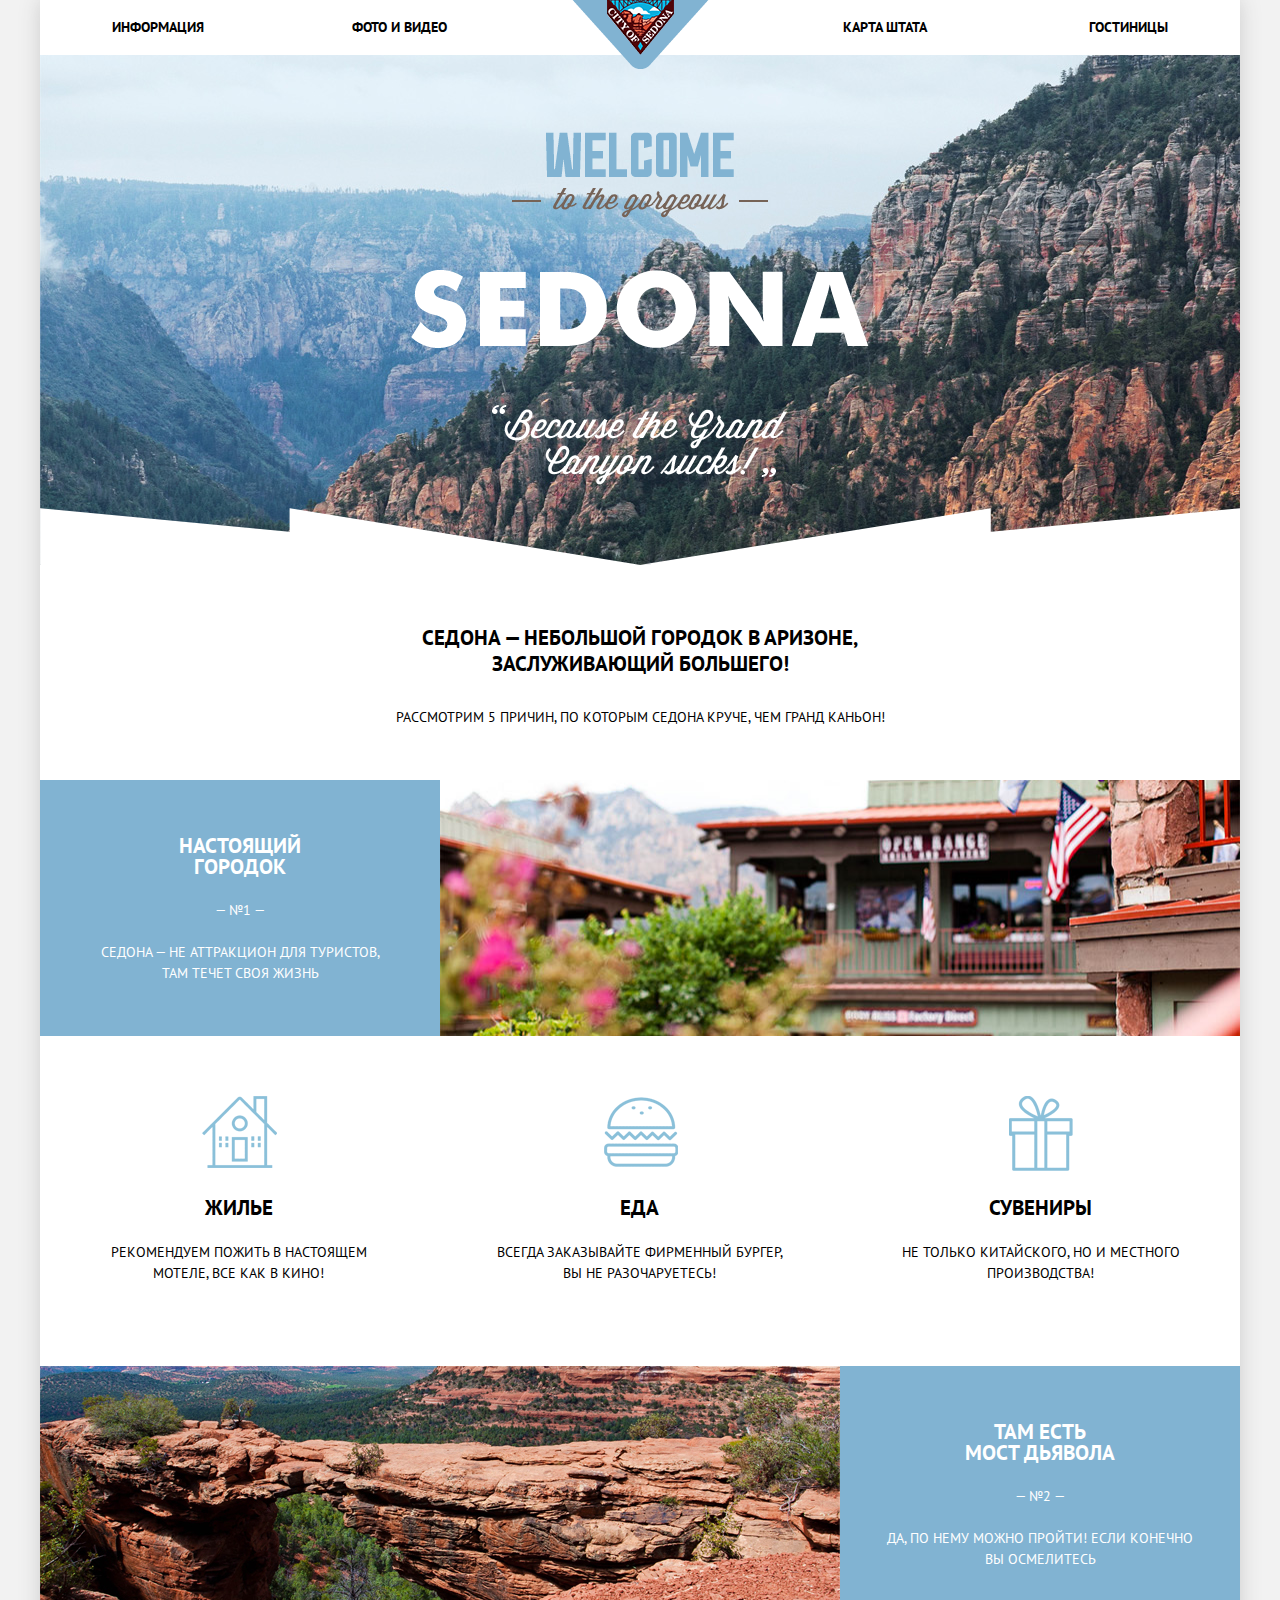
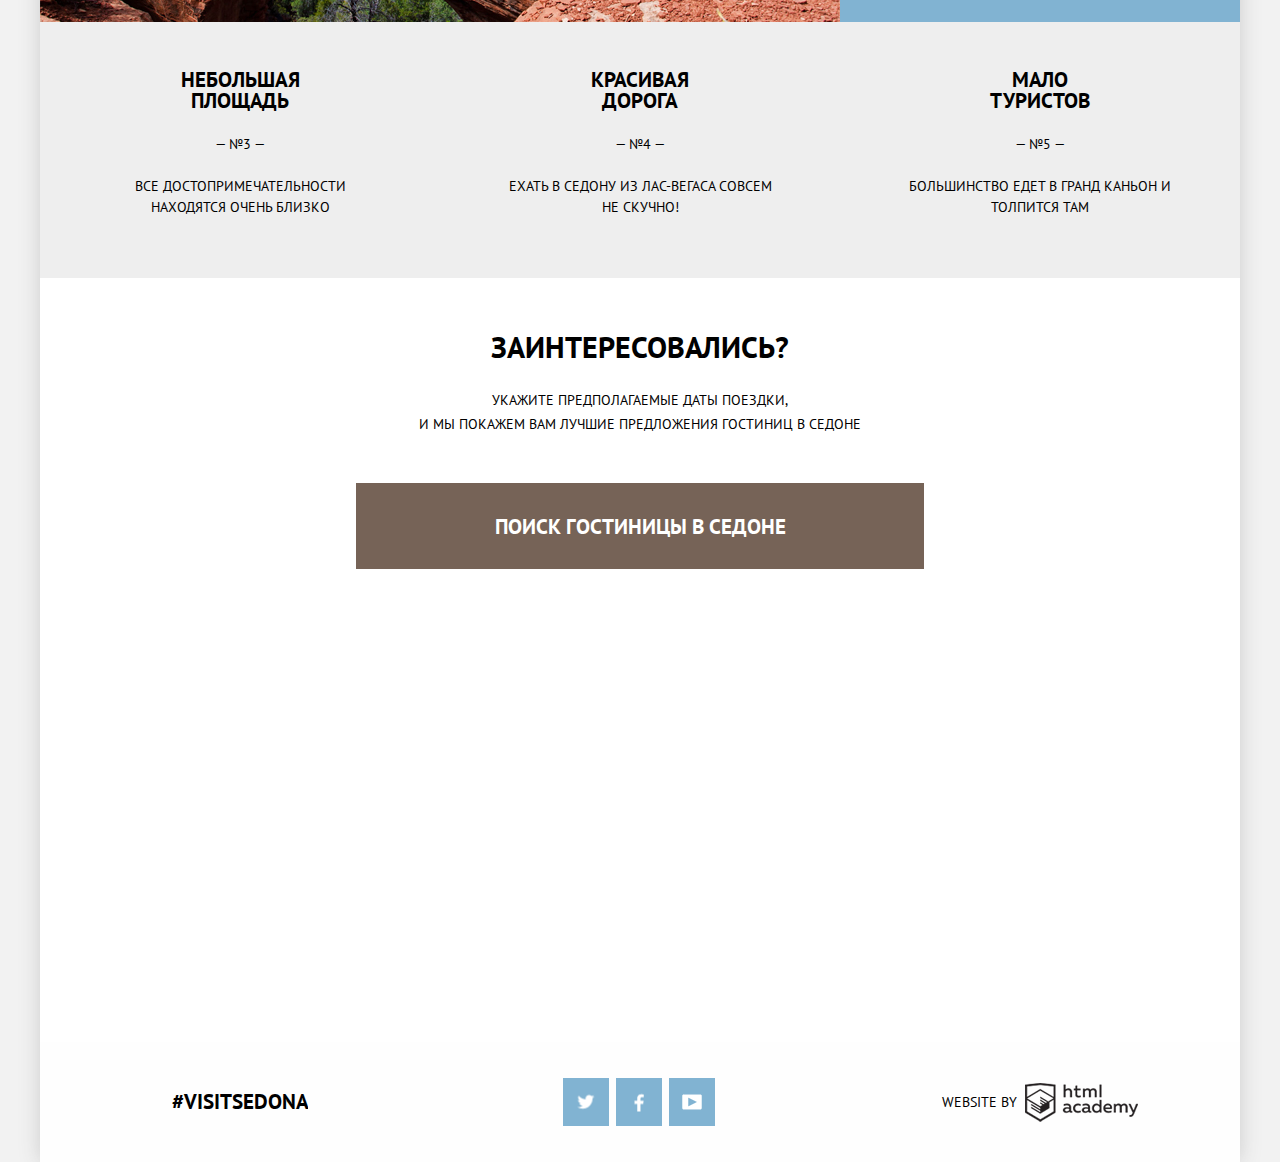
<file: index.html>
<!DOCTYPE html>
<html>
  <head>
    <meta charset="utf-8">
    <title>Седона</title>
    <link href="css/normalize.css" rel="stylesheet">
    <link href="css/style.min.css" rel="stylesheet">
    <link href="https://fonts.googleapis.com/css?family=PT+Sans:400,700" rel="stylesheet">
  </head>
  <body>
    <div class="container">
      <header class="main-header">
        <nav class="main-navigation">
          <ul>
            <li>
              <a href="#">Информация</a>
            </li>
            <li>
              <a href="#">Фото и видео</a>
            </li>
            <li>
              <a href="inner.html">Гостиницы</a>
            </li>
            <li>
              <a href="#">Карта штата</a>
            </li>
          </ul>
        </nav>
        <!--абсолютное позиционирование, display: block; для ссылки .header-logo, логотип задать бэкграендом-->
        <a class="header-logo">
          <img src="img/header-logo.png" alt="Логотип" width="137" height="69">
        </a>
      </header>

      <main>
        <!--для блока .sedona-photo задать подложку с помощью background-image и белую маску с помощью :after-->
        <div class="sedona-photo">
          <!--надписи сделать спрайтом-->
          <div class="sedona-text sedona-text-welcome"></div>
          <div class="sedona-text sedona-text-name"></div>
          <div class="sedona-text sedona-text-slogan"></div>
        </div>
        <div class="sedona-info">
          <h2>Седона — небольшой городок в Аризоне,<br>заслуживающий большего!</h2>
          <span class="sedona-info-reasons">Рассмотрим 5 причин, по которым Седона круче, чем гранд каньон!</span>
        </div>

        <!--причина первая-->
        <div class="real-town clearfix">
          <div class="real-town-info">
            <h3>Настоящий<br>городок</h3>
            <span class="reason-number">&mdash; №1 &mdash;</span>
            <span class="reason-text">Седона &mdash; не аттракцион для туристов, там течет своя жизнь</span>
          </div>
          <div class="real-town-photo">
            <img src="img/real-town-full.jpg" alt="Настоящий городок" width="800" height="400">
          </div>
        </div>
        <!--особенности-->
        <div class="features clearfix">
          <div class="features-item living">
            <img src="img/home.png" alt="Жилье" width="76" height="76">
            <h3>Жилье</h3>
            <span>Рекомендуем пожить в настоящем мотеле, все как в кино!</span>
          </div>
          <div class="features-item food">
            <img src="img/food.png" alt="Еда" width="76" height="76">
            <h3>Еда</h3>
            <span>Всегда заказывайте фирменный бургер, вы не разочаруетесь!</span>
          </div>
          <div class="features-item gifts">
            <img src="img/gift.png" alt="Сувениры" width="76" height="76">
            <h3>Сувениры</h3>
            <span>Не только китайского, но и местного производства!</span>
          </div>
        </div>
        <!--причина вторая-->
        <div class="devil-bridge clearfix">
          <div class="devil-bridge-photo">
            <img src="img/devil-bridge-full.jpg" alt="Мост Дьявола" width="800" height="400">
          </div>
          <div class="devil-bridge-info">
            <h3>Там есть<br>мост дьявола</h3>
            <span class="reason-number">&mdash; №2 &mdash;</span>
            <span class="reason-text">Да, по нему можно пройти! Если конечно вы осмелитесь</span>
          </div>
        </div>

        <div class="rest clearfix">
          <div class="rest-reason square">
            <h3>Небольшая<br>площадь</h3>
            <span class="reason-number">&mdash; №3 &mdash;</span>
            <span class="reason-text">Все достопримечательности находятся очень близко</span>
          </div>
          <div class="rest-reason road">
            <h3>Красивая<br>дорога</h3>
            <span class="reason-number">&mdash; №4 &mdash;</span>
            <span class="reason-text">Ехать в Седону из Лас-Вегаса совсем не скучно!</span>
          </div>
          <div class="rest-reason tourists">
            <h3>Мало<br>туристов</h3>
            <span class="reason-number">&mdash; №5 &mdash;</span>
            <span class="reason-text">Большинство едет в гранд каньон и толпится там</span>
          </div>
        </div>

        <div class="hotel-choose">
          <header class="hotel-choose-header">
            <b class="interested">Заинтересовались?</b>
            <span>Укажите предполагаемые даты поездки,<br>и мы покажем вам лучшие предложения гостиниц в седоне</span>
            <a href="#" class="hotel-searchform-trigger">Поиск гостиницы в седоне</a>
          </header>
          <!--Всплывающая форма-->
          <form class="hotel-searchform" action="https://echo.htmlacademy.ru" method="post">
            <div class="arrival">
              <label for="arrival-date">Дата заезда:</label>
              <input type="text" name="arrive" id="arrival-date" value="24 Апреля 2017">
              <span class="date-icon"></span>
            </div>
            <div class="departure">
              <label for="departure-date">Дата выезда:</label>
              <input type="text" name="depart" id="departure-date" value="4 Июля 2017">
              <span class="date-icon"></span>
            </div>
            <div class="adult">
              <label for="adult-number">Взрослые:</label>
              <button type="button" class="minus btn"></button>
              <input type="text" name="adult-number" id="adult-number" value="2">
              <button type="button" class="plus btn"></button>
            </div>
            <div class="children">
              <label for="childeren-number">Дети:</label>
              <button type="button" class="minus btn"></button>
              <input type="text" name="childeren-number" id="childeren-number" value="0">
              <button type="button" class="plus btn"></button>
            </div>
            <input class="hotel-submit-button btn" type="submit" value="Найти">
          </form>
        </div>
      </main>
      <footer class="main-footer">          
        <div class="map">
          <iframe src="https://www.google.com/maps/embed?pb=!1m14!1m12!1m3!1d837120.4411671698!2d-111.6840922575191!3d34.95656549108257!2m3!1f0!2f0!3f0!3m2!1i1024!2i768!4f13.1!5e0!3m2!1sru!2sru!4v1486928629193" width="1200" height="593" allowfullscreen></iframe>
        </div>
        <div class="footer-row clearfix">
          <div class="hashtag">
            <span>#Visitsedona</span>
          </div>
          <div class="footer-social">
            <a class="social-link social-link-twitter" href="#">Twitter</a>
            <a class="social-link social-link-facebook" href="#">Facebook</a>
            <a class="social-link social-link-youtube" href="#">Youtube</a>
          </div>
          <div class="footer-copyright">
            <span>Website by</span>
            <a class="footer-logo" href="#"></a>        
          </div>
        </div>
      </footer>
    </div>
    <script src="js/popup.min.js"></script>
  </body>
</html>
</file>
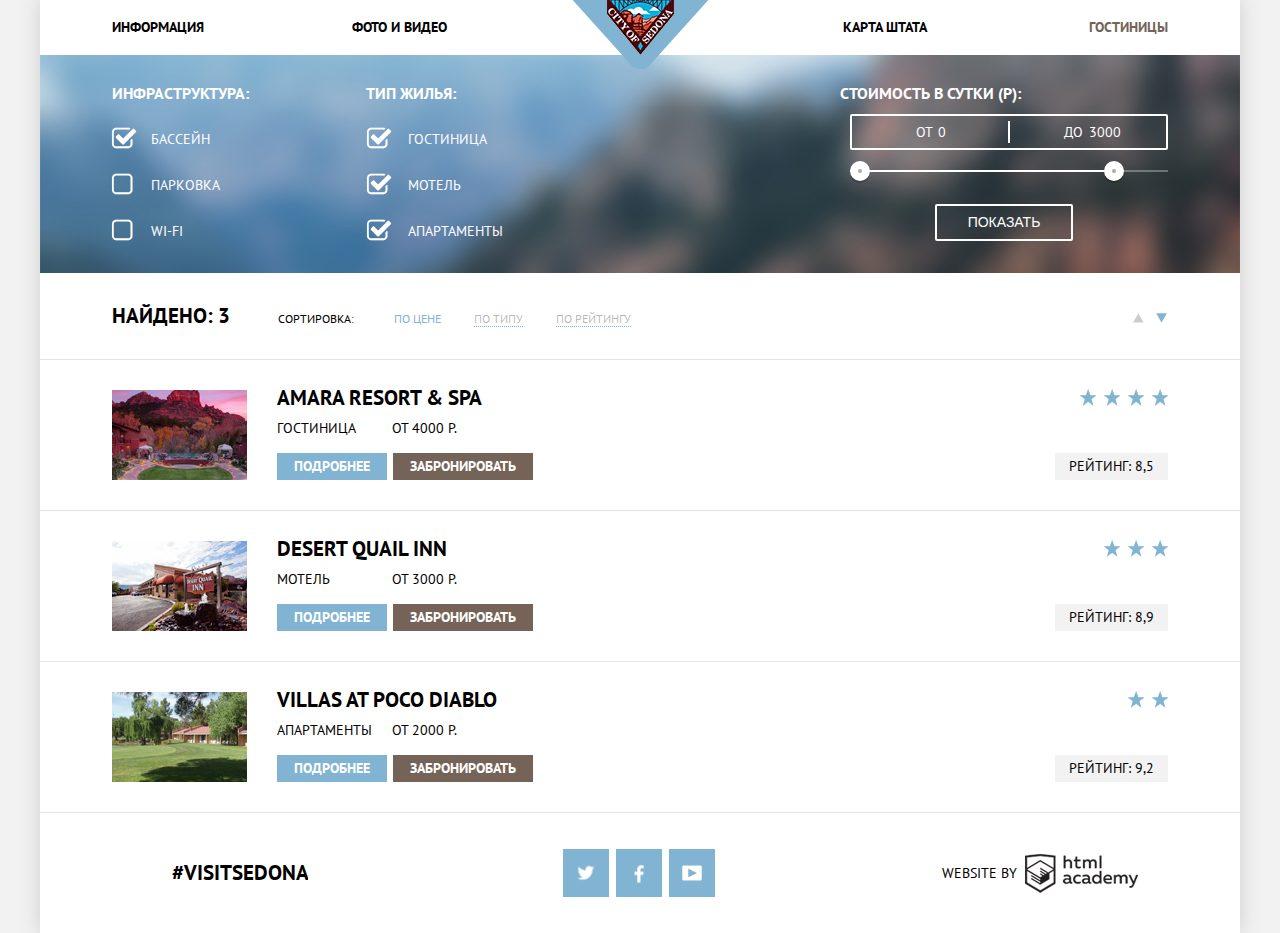
<file: inner.html>
<!DOCTYPE html>
<html>
  <head>
    <meta charset="utf-8">
    <title>Седона - список отелей</title>
    <link href="css/normalize.css" rel="stylesheet">
    <link href="css/style.min.css" rel="stylesheet">
    <link href="https://fonts.googleapis.com/css?family=PT+Sans:400,700" rel="stylesheet">
  </head>
  <body>
    <div class="container">
      <header class="main-header">
        <nav class="main-navigation">
          <ul>
            <li>
              <a href="#">Информация</a>
            </li>
            <li>
              <a href="#">Фото и видео</a>
            </li>
            <li>
              <a class="menu-active">Гостиницы</a>
            </li>
            <li>
              <a href="#">Карта штата</a>
            </li> 
          </ul>
        </nav>
        <!--абсолютное позиционирование, display: block; для ссылки .header-logo, логотип задать бэкграендом-->
        <a href="index.html" class="header-logo">
          <img src="img/header-logo.png" alt="Логотип" width="137" height="69">
        </a>
      </header>
      <main>
        <div class="filters">
          <form class="hotel-filters" action="https://echo.htmlacademy.ru" method="post">
            <div class="infrastructure">
              <h4>Инфраструктура:</h4>
              <input type="checkbox" name="pool" id="pool" checked>
              <label for="pool">Бассейн</label>
              <input type="checkbox" name="parking" id="parking">
              <label for="parking">Парковка</label>
              <input type="checkbox" name="wifi" id="wifi">
              <label for="wifi">Wi-Fi</label>
            </div>

            <div class="accomodation">
              <h4>Тип жилья:</h4>
              <input type="checkbox" name="hotel" id="hotel" checked>
              <label for="hotel">Гостиница</label>
              <input type="checkbox" name="motel" id="motel" checked>
              <label for="motel">Мотель</label>
              <input type="checkbox" name="apartment" id="apartment" checked>
              <label for="apartment">Апартаменты</label>
            </div>

            <div class="cost">
              <h4>Стоимость в сутки (Р):</h4>
              <div class="cost-fieldset">
                <label class="min-price">от <input type="text" name="min-price" value="0"></label>
                <label class="max-price">до <input type="text" name="max-price" value="3000"></label>
              </div>
              <div class="range-controls">
                <div class="scale">
                  <div class="bar"></div>
                </div>
                <div class="range-toggle range-toggle-min"></div>
                <div class="range-toggle range-toggle-max"></div>
              </div>
              <button class="hotels-show" type="submit">Показать</button>
            </div>
          </form>
        </div>
        <div class="results">
          <!--Заголовок результатов-->
          <header class="results-header">
            <h2>Найдено: 3</h2>
            <span>Сортировка:</span>
            <ul class="sort-by">
              <li class="active">По цене</li>
              <li><a href="#">По типу</a></li>
              <li><a href="#">По рейтингу</a></li>
            </ul>
            <div class="results-arrows">
              <a class="arrow-up" href="#"></a>
              <a class="arrow-down-active" href="#"></a>
            </div>
          </header>
          <!--Список отелей-->
          <div class="results-content">
            <div class="results-content-item">
              <div class="hotels-image">
                <img src="img/amara-resort.jpg" alt="Amara Resort & Spa" width="135" height="90">
              </div>
              <div class="hotels-info">
                <h2>
                  <a href="#" class="hotels-name">Amara Resort &amp; Spa</a>
                </h2>
                <span class="hotels-type">Гостиница</span>
                <span class="hotels-cost">От 4000 Р.</span>
                <div class="hotel-actions">
                  <a href="#" class="btn hotels-about">Подробнее</a>
                  <a href="#" class="btn hotels-book">Забронировать</a>
                </div>
              </div>
              <div class="hotels-rating">
                <!--Бэкграундом из спрайта звезды-->
                <ul class="rating-stars">
                  <li></li>       
                  <li></li>
                  <li></li>
                  <li></li>
                </ul>
                <span class="rating-number">Рейтинг: 8,5</span>
              </div>
            </div>

            <div class="results-content-item">
              <div class="hotels-image">
                <img src="img/desert-quail.jpg" alt="Desert Quail Inn" width="135" height="90">
              </div>
              <div class="hotels-info">
                <h2>
                  <a href="#" class="hotels-name">Desert Quail Inn</a>
                </h2>
                <span class="hotels-type">Мотель</span>
                <span class="hotels-cost">От 3000 Р.</span>
                <div class="hotel-actions">
                  <a href="#" class="btn hotels-about">Подробнее</a>
                  <a href="#" class="btn hotels-book">Забронировать</a>
                </div>
              </div>
              <div class="hotels-rating">
                <!--Бэкграундом из спрайта звезды-->
                <ul class="rating-stars">       
                  <li></li>
                  <li></li>
                  <li></li>
                </ul>
                <span class="rating-number">Рейтинг: 8,9</span>
              </div>
            </div>

            <div class="results-content-item">
              <div class="hotels-image">
                <img src="img/poco-diablo.jpg" alt="Villas at Poco Diablo" width="135" height="90">
              </div>
              <div class="hotels-info">
                <h2>
                  <a href="#" class="hotels-name">Villas at Poco Diablo</a>
                </h2>
                <span class="hotels-type">Апартаменты</span>
                <span class="hotels-cost">От 2000 Р.</span>
                <div class="hotel-actions">
                  <a href="#" class="btn hotels-about">Подробнее</a>
                  <a href="#" class="btn hotels-book">Забронировать</a>
                </div>
              </div>
              <div class="hotels-rating">
                <!--Бэкграундом из спрайта звезды-->
                <ul class="rating-stars">
                  <li></li>
                  <li></li>
                </ul>
                <span class="rating-number">Рейтинг: 9,2</span>
              </div>
            </div>
          </div>
        </div>
      </main>
      <footer class="main-footer">          
        <div class="footer-row footer-hotels clearfix">
          <div class="hashtag">
            <span>#Visitsedona</span>
          </div>
          <div class="footer-social">
            <a class="social-link social-link-twitter" href="#">Twitter</a>
            <a class="social-link social-link-facebook" href="#">Facebook</a>
            <a class="social-link social-link-youtube" href="#">Youtube</a>
          </div>
          <div class="footer-copyright">
            <span>Website by</span>
            <a class="footer-logo" href="#"></a>        
          </div>
        </div>
      </footer>
    </div>
  </body>
</html>
</file>
<file: css/style.min.css>
.btn,body{font-family:'PT Sans','Arial',sans-serif;text-transform:uppercase}body{font-size:14px;line-height:21px;color:#000;background-color:#f2f2f2;font-weight:400}body,h2,ul{margin:0}h2,h3{font-size:21px;line-height:26px}h3{line-height:21px}ul{padding:0;list-style:none}.clearfix::after{content:"";display:table;clear:both}.container{width:1200px;margin:0 auto;background-color:#fff;box-shadow:0 0 20px #ccc}.btn{border:0;cursor:pointer;font-weight:700}.hidden{display:none}.main-header{position:relative;padding:15px 6%}.main-navigation li{display:inline-block;vertical-align:top;width:20%;margin-right:25px}.main-navigation li:last-of-type,.main-navigation li:nth-of-type(3){float:right;text-align:right;margin-right:0;margin-left:30px}.main-navigation a{text-decoration:none;font-size:14px;font-weight:700;line-height:25px;color:#000}.main-navigation a:hover{color:#81b3d2}.main-navigation a:focus{opacity:.3}.main-navigation .menu-active{color:#766357;cursor:pointer}.header-logo{position:absolute;width:137px;height:69px;top:0;right:0;left:0;z-index:1;margin:0 auto}.sedona-photo{position:relative;background:#5684a9 url(../img/sedona-background.jpg) no-repeat center -55px;min-height:510px;max-height:773px}.sedona-photo::after{content:'';position:absolute;bottom:0;width:100%;height:57px;background-image:url(../img/white.png)}.sedona-text-welcome{background:url(../img/welcome.png);height:86px;width:256px;top:77px}.sedona-text-name,.sedona-text-slogan,.sedona-text-welcome{position:absolute;right:0;left:0;margin:0 auto}.sedona-text-name{background:url(../img/sedona.png);top:215px;height:78px;width:458px}.sedona-text-slogan{background:url(../img/slogan.png);width:296px;height:80px;bottom:80px}.sedona-info{padding-top:60px;padding-bottom:52px;text-align:center}.sedona-info h2{margin-bottom:30px}.real-town{position:relative;max-height:322px;overflow:hidden}.real-town-info{float:left;width:400px;padding-top:34px;padding-bottom:52px;text-align:center;color:#fff;background-color:#81b3d2}.reason-number{display:block;padding-top:2px;padding-bottom:21px}.reason-text{display:inline-block;vertical-align:top;max-width:280px}.real-town-photo{position:absolute;right:0;top:-77px;line-height:0}.features{padding-top:60px;padding-bottom:82px}.features-item,.features-item span{display:inline-block;vertical-align:top}.features-item{width:397px;text-align:center}.features-item h3{margin-top:19px}.features-item span{max-width:300px;margin-top:3px}.devil-bridge{position:relative;max-height:322px;overflow:hidden}.devil-bridge-photo{position:absolute;line-height:0;top:-76px}.devil-bridge-info{float:right;text-align:center;width:400px;padding-top:34px;padding-bottom:52px;color:#fff;background-color:#81b3d2}.devil-bridge-info h2{margin-bottom:35px}.devil-bridge .reason-text{max-width:310px}.rest{padding-top:26px;padding-bottom:60px;background:#eee}.rest-reason{display:inline-block;vertical-align:top;width:400px;text-align:center}.square{float:left}.tourists{float:right}.hotel-choose{position:relative}.hotel-choose-header{padding-top:57px;text-align:center}.interested{display:block;font-size:30px;margin-bottom:29px}.hotel-choose-header{line-height:24px}.hotel-searchform-trigger{position:relative;display:block;margin:47px auto 0;padding-top:31px;padding-bottom:29px;z-index:2;font-size:21px;line-height:26px;text-decoration:none;font-weight:700;color:#fff;max-width:568px;background-color:#766357}.hotel-searchform-trigger:hover{background:#604e43}.hotel-searchform{position:absolute;width:568px;box-sizing:border-box;padding:55px;z-index:1;right:0;left:0;margin:0 auto;box-shadow:0 0 15px #afafaf;background-color:#fff}.hotel-searchform-open{display:block;animation:appear .6s}@-webkit-keyframes appear{0%{-webkit-transform:translateX(-1000px);transform:translateX(-1000px)}50%{-webkit-transform:translateX(100px);transform:translateX(100px)}to{-webkit-transform:translateX(0);transform:translateX(0)}}@keyframes appear{0%{-webkit-transform:translateX(-1000px);transform:translateX(-1000px)}50%{-webkit-transform:translateX(100px);transform:translateX(100px)}to{-webkit-transform:translateX(0);transform:translateX(0)}}.hotel-searchform label{display:inline-block;vertical-align:top;width:109px;font-size:14px;line-height:26px;padding:6px 0;font-weight:700;-webkit-touch-callout:none;-webkit-user-select:none;-moz-user-select:none;-ms-user-select:none;user-select:none}.arrival,.departure{position:relative;margin-bottom:29px}.departure{margin-bottom:30px}.adult input,.arrival input,.children input,.departure input{box-sizing:border-box;padding:7px 39px 6px 10px;width:345px;border:2px solid #f2f2f2;font-size:14px;font-weight:700;line-height:21px;color:#000;background:#f2f2f2;font-family:'PT Sans','Arial',sans-serif;text-transform:uppercase}.date-icon{position:absolute;right:9px;top:8px;outline:none}.date-icon::before{display:block;content:'';width:21px;height:22px;background-image:url(../img/sprite.png);background-repeat:no-repeat;background-position:-10px -190px}.date-icon:hover::before{cursor:pointer;background-position:-10px -274px}.date-icon:active::before{background-position:-10px -232px}.adult label{width:112px}.adult input,.children input{padding:7px 7px 6px;width:38px;height:38px;text-align:center}.hotel-searchform input:hover{background:#ebebeb;border-color:#ebebeb;cursor:default}.hotel-searchform input:focus{outline:none;background:#fff;border:2px solid #e5e5e5}.adult,.children,.minus,.plus{display:inline-block;vertical-align:top}.adult,.children{font-size:0}.children label{margin-left:50px;width:64px}.minus,.plus{position:relative;width:38px;height:38px;border:0;background:#f2f2f2;outline:none}.minus::before,.plus::after,.plus::before{content:'';position:absolute;display:block;width:11px;height:3px;background:#a9a9a9;left:0;right:0;top:18px;margin:0 auto}.plus::after{-webkit-transform:rotate(90deg);transform:rotate(90deg)}.minus:hover::before,.plus:hover::after,.plus:hover::before{background:#000}.minus:focus::before,.plus:focus::after,.plus:focus::before{background:#81b3d2}.hotel-searchform .hotel-submit-button{width:100%;font-size:21px;line-height:26px;background:#81b3d2;padding:16px 0;margin-top:54px;color:#fff}.hotel-searchform .hotel-submit-button:hover{background:#669ec0;cursor:pointer}.hotel-searchform .hotel-submit-button:focus{background:#5496bd;color:rgba(255,255,255,.3);cursor:pointer}.main-footer{position:relative}.map{line-height:0}.map iframe{border:none}.footer-row{display:-webkit-box;display:-ms-flexbox;display:flex;justify-content:space-between;align-items:center;position:absolute;bottom:0;left:0;right:0;padding:36px 0;background-image:url(../img/footer-background.png)}.hashtag{margin-left:132px;max-width:136px;overflow:hidden;font-size:21px;line-height:26px;font-weight:700}.footer-social{margin-left:32px}.social-link{position:relative;display:inline-block;vertical-align:top;width:46px;height:48px;font-size:0;margin-right:3px;background-color:#81b3d2}.social-link:hover{background-color:#669ec0}.social-link:focus{background-color:#5496bd}.social-link::before{content:'';position:absolute;top:50%;left:50%;-webkit-transform:translate(-50%,-50%);transform:translate(-50%,-50%);background-image:url(../img/sprite.png);background-repeat:no-repeat}.social-link:focus::before{opacity:.3}.social-link-twitter::before{width:17px;height:15px;background-position:-10px -985px}.social-link-facebook::before{width:10px;height:19px;background-position:-10px -483px}.social-link-youtube::before{width:20px;height:16px;background-position:-10px -1020px}.footer-copyright{cursor:pointer;float:right;position:relative}.footer-copyright::after{content:'';position:absolute;width:113px;height:39px;right:-121px;top:-9px;background-image:url(../img/sprite.png);background-position:-10px -523px}.footer-copyright:hover::after{background-position:-10px -641px}.footer-copyright:active::after,.footer-copyright:focus::after{background-position:-10px -582px}.filters{background:#3d729c url(../img/filter-background.jpg) no-repeat center top;padding:7px 6% 0}.filters h4{font-size:16px;color:#fff;margin-bottom:18px}.hotel-filters{padding-bottom:13px}.accomodation,.cost,.infrastructure{display:inline-block;vertical-align:top}.hotel-filters input[type=checkbox]{float:left;display:none}.hotel-filters label{display:block;color:#fff;margin-bottom:18px;margin-left:8px;cursor:pointer;-webkit-touch-callout:none;-webkit-user-select:none;-moz-user-select:none;-ms-user-select:none;user-select:none}.infrastructure label::before{content:"";display:inline-block;height:22px;width:26px;position:relative;top:5px;left:-9px;margin:0 5px 0 0;background-image:url(../img/sprite.png);background-repeat:no-repeat;background-position:-10px -316px}input[type=checkbox]:checked+label::before{background-position:-10px -358px}input[type=checkbox]:disabled+label::before{background-position:-10px -442px}input[type=checkbox]:checked:disabled+label::before{background-position:-10px -400px}.infrastructure{width:250px}.accomodation{width:288px}.accomodation label::before{content:"";display:inline-block;height:22px;width:26px;position:relative;top:5px;left:-11px;margin:0 5px 0 0;background-image:url(../img/sprite.png);background-repeat:no-repeat;background-position:-10px -316px}.accomodation label{margin-left:11px}.cost{float:right;width:328px}.cost h4{margin-bottom:10px}.cost-fieldset,.range-controls{position:relative;margin-left:10px}.cost-fieldset{padding-top:5px;height:27px;border:2px solid #fff;border-radius:2px;margin-bottom:20px}.cost-fieldset::after{content:'';position:absolute;top:50%;left:50%;width:2px;height:22px;background:#fff;-webkit-transform:translate(-50%,-50%);transform:translate(-50%,-50%)}.cost-fieldset label{display:inline-block;font-size:14px;line-height:21px;vertical-align:top;cursor:pointer;margin:0}.cost-fieldset .min-price{width:90px;padding-left:64px}.cost-fieldset .max-price{width:90px;padding-left:54px}.cost-fieldset input{width:50px;margin:0;color:inherit;font:inherit;background:0 0;border:none}.range-controls{margin-bottom:32px}.range-controls .scale{height:2px;background:rgba(255,255,255,.3)}.range-controls .bar{width:80%;height:2px;background:#fff}.range-toggle{position:absolute;top:-9px;width:4px;height:4px;background:#ababab;border:8px solid #fff;border-radius:50%;box-shadow:0 2px 1px 0 rgba(0,1,1,.2);cursor:pointer}.range-toggle:hover{background:#1c4f80}.range-toggle-min{left:0}.range-toggle-max{left:80%}.hotels-show{display:block;margin:0 auto;padding:6px 31px;font-size:14px;line-height:21px;color:#fff;text-transform:uppercase;background:0 0;border:2px solid #fff;border-radius:2px;cursor:pointer}.hotels-show:hover{color:#000;background:#fff}.results-header{padding:30px 6%;border-bottom:1px solid #e5e5e5}.results-header h2,.results-header span,.sort-by,.sort-by li{display:inline-block;vertical-align:baseline}.results-header span{margin-left:44px;margin-right:36px;font-size:12px;line-height:18px}.sort-by li{font-size:12px;line-height:18px;margin-right:29px}.sort-by .active,.sort-by a:hover{color:#81b3d2}.sort-by a{border-bottom:1px dotted #81b3d2;color:rgba(0,0,0,.3);text-decoration:none}.sort-by a:focus{color:#000;border-bottom:none}.results-arrows{float:right}.results-arrows a{display:inline-block;vertical-align:top;width:11px;height:10px;margin:10px 1px 2px 7px;background-image:url(../img/sprite.png)}.arrow-up{background-position:-10px -100px}.arrow-up-active{background-position:-10px -130px}.arrow-up:hover{background-position:-10px -160px}.arrow-up:focus{background-position:-10px -130px}.arrow-down{background-position:-10px -10px}.arrow-down-active{background-position:-10px -40px}.arrow-down:hover{background-position:-10px -70px}.arrow-down:focus{background-position:-10px -40px}.results-content-item{position:relative;padding:25px 6% 24px;border-bottom:1px solid #e5e5e5}.hotels-image,.hotels-info{display:inline-block;vertical-align:top}.hotels-image{margin-right:26px;margin-top:5px}.hotels-info{max-width:360px}.hotels-name{color:#000;text-decoration:none}.hotels-name:hover{color:#81b3d2}.hotels-name:focus{color:rgba(0,0,0,.3)}.hotels-info span{display:inline-block;vertical-align:top;margin:7px 0;width:111px}.hotel-actions{font-size:0;margin-top:10px}.hotels-about,.hotels-book{padding:4px 17px 5px;color:#fff;font-size:14px;text-decoration:none}.hotels-about{background:#81b3d2;margin-right:6px}.hotels-about:hover{background:#669ec0}.hotels-about:focus,.hotels-book:focus{color:rgba(255,255,255,.3)}.hotels-book{background:#766357}.hotels-book:hover{background:#604e43}.rating-stars{position:absolute;right:6%;top:29px}.rating-stars li{display:inline-block;vertical-align:top;width:17px;height:17px;margin-left:3px;background-image:url(../img/sprite.png);background-position:-10px -948px}.rating-number{position:absolute;right:6%;bottom:30px;padding:3px 14px;background:#f2f2f2}.footer-hotels{position:static;background:#fff}
</file>
